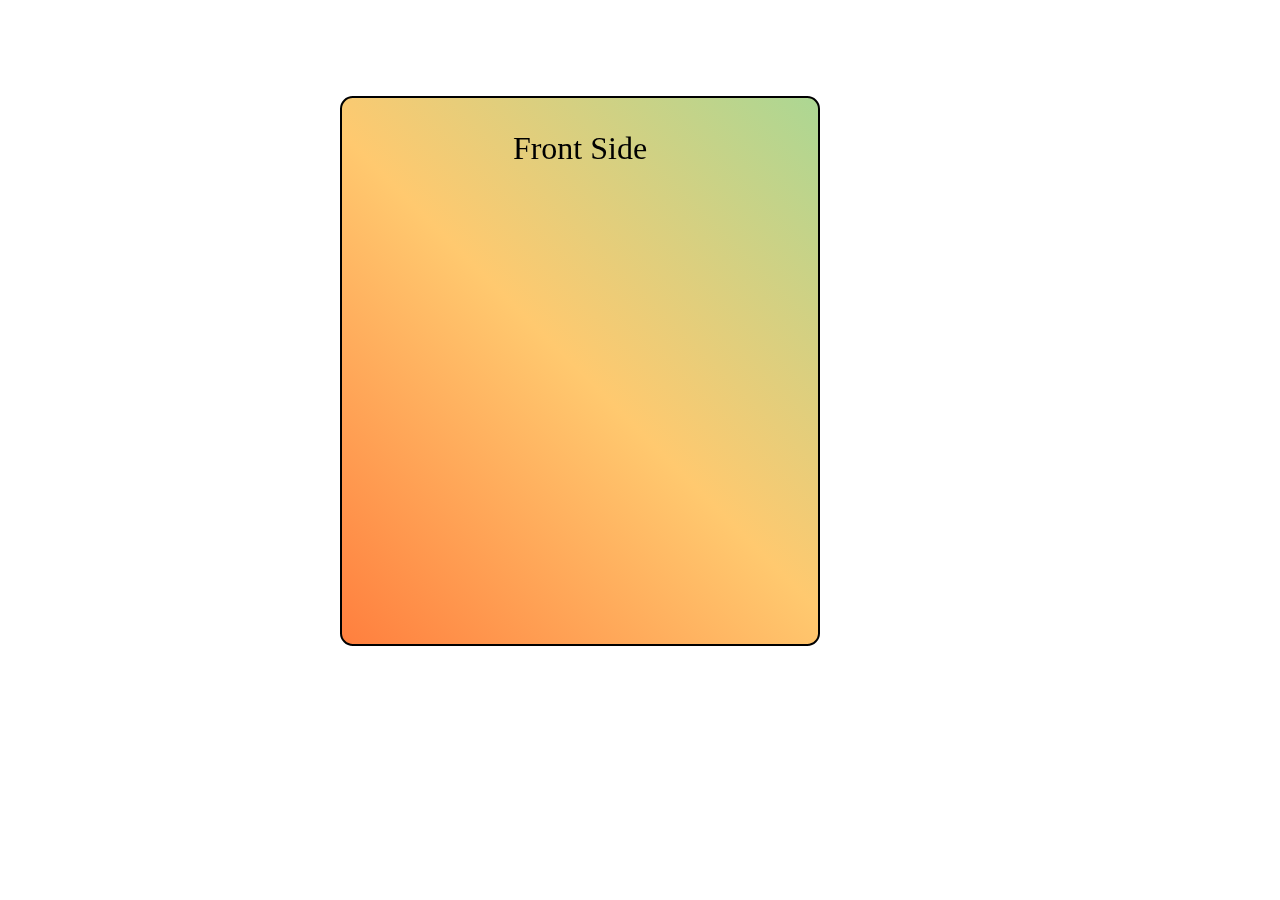
<file: 3D Rotating Card/index.html>
<!DOCTYPE html>
<html lang="en">
  <head>
    <meta charset="UTF-8" />
    <meta name="viewport" content="width=device-width, initial-scale=1.0" />
    <title>3D Rotating Card</title>
    <link rel="stylesheet" href="app.css" />
  </head>
  <body>
    <div class="card">
      <div class="card-side front">Front Side</div>
      <div class="card-side back">Back Side</div>
    </div>
    <script src="app.js"></script>
  </body>
</html>
</file>
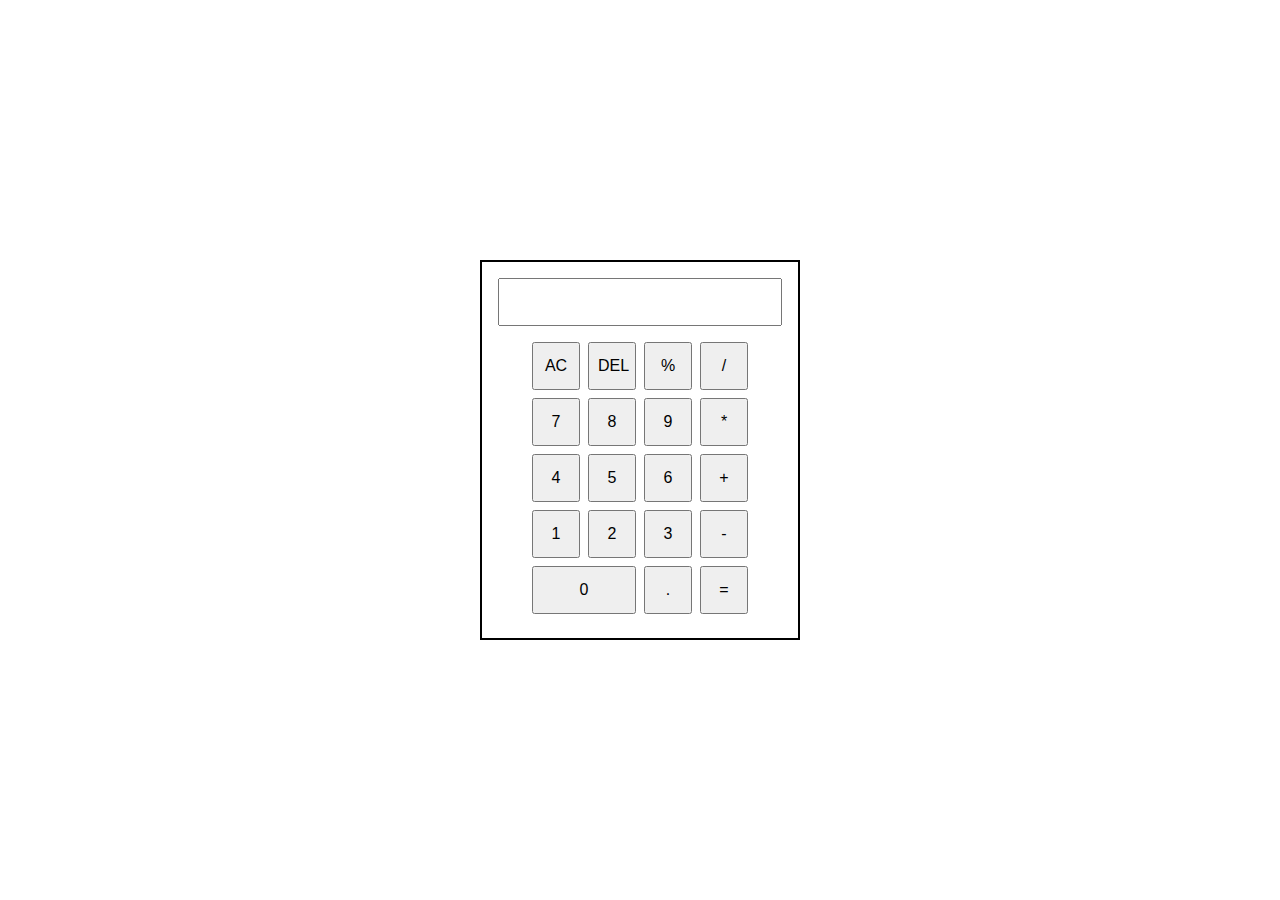
<file: calculator/index.html>
<!DOCTYPE html>
<html lang="en">
  <head>
    <meta charset="UTF-8" />
    <meta name="viewport" content="width=device-width, initial-scale=1.0" />
    <title>Calculator</title>
    <link rel="stylesheet" href="style.css" />
  </head>
  <body>
    <div class="container">
      <input type="text" readonly />
      <div class="buttons">
        <div class="rows row-1">
          <button class="button operator btn-AC">AC</button>
          <button class="button operator btn-clear">DEL</button>
          <button class="button operator btn-percent">%</button>
          <button class="button operator btn-divide">/</button>
        </div>
        <div class="rows row-2">
          <button class="button number btn-7">7</button>
          <button class="button number btn-8">8</button>
          <button class="button number btn-9">9</button>
          <button class="button operator btn-multiply">*</button>
        </div>
        <div class="rows row-3">
          <button class="button number btn-4">4</button>
          <button class="button number btn-5">5</button>
          <button class="button number btn-6">6</button>
          <button class="button operator btn-add">+</button>
        </div>
        <div class="rows row-4">
          <button class="button number btn-1">1</button>
          <button class="button number btn-2">2</button>
          <button class="button number btn-3">3</button>
          <button class="button operator btn-subtract">-</button>
        </div>
        <div class="rows row-5">
          <button class="button number btn-0">0</button>
          <button class="button operator btn-period">.</button>
          <button class="button operator btn-result">=</button>
        </div>
      </div>
    </div>
    <script src="index.js"></script>
  </body>
</html>
</file>
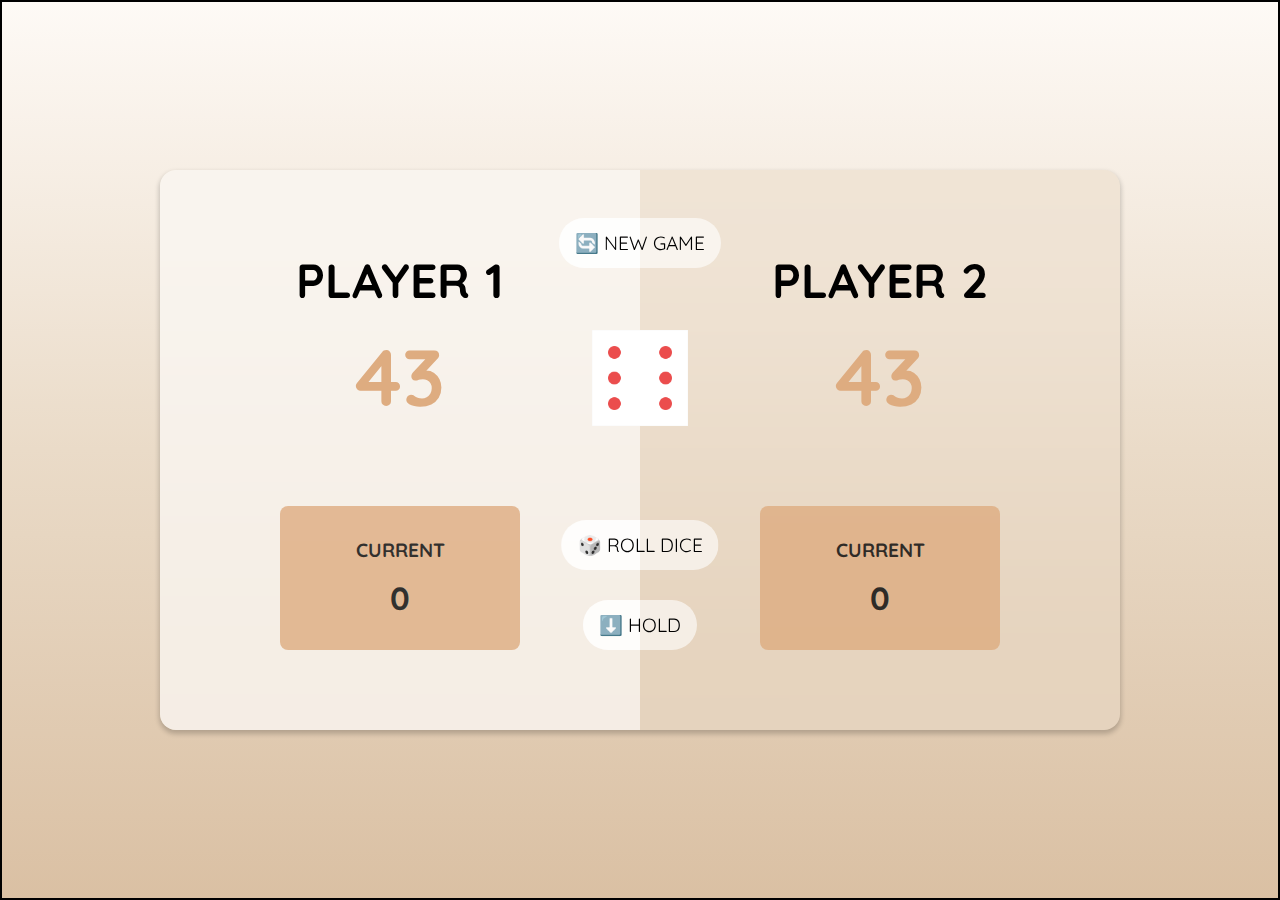
<file: Pig-game/index.html>
<!DOCTYPE html>
<html lang="en">
  <head>
    <meta charset="UTF-8" />
    <meta name="viewport" content="width=device-width, initial-scale=1.0" />
    <title>Pig Game</title>
    <link rel="stylesheet" href="styles.css" />
  </head>
  <body>
    <div class="game-console">
      <section class="player player-0 player--active">
        <h1 class="name">PLAYER 1</h1>
        <div class="total">43</div>
        <div class="current">
          <p class="current-label">CURRENT</p>
          <div class="current-score">0</div>
        </div>
      </section>
      <section class="player player-1">
        <h1 class="name">PLAYER 2</h1>
        <div class="total">43</div>
        <div class="current">
          <p class="current-label">CURRENT</p>
          <div class="current-score">0</div>
        </div>
      </section>
      <button class="btn btn--new">🔄️ New Game</button>
      <button class="btn btn--roll">🎲 Roll dice</button>
      <button class="btn btn--hold">⬇️ Hold</button>
      <img src="images/dice-6.png" alt="Playing dice" class="dice" />
    </div>
  </body>
</html>
</file>
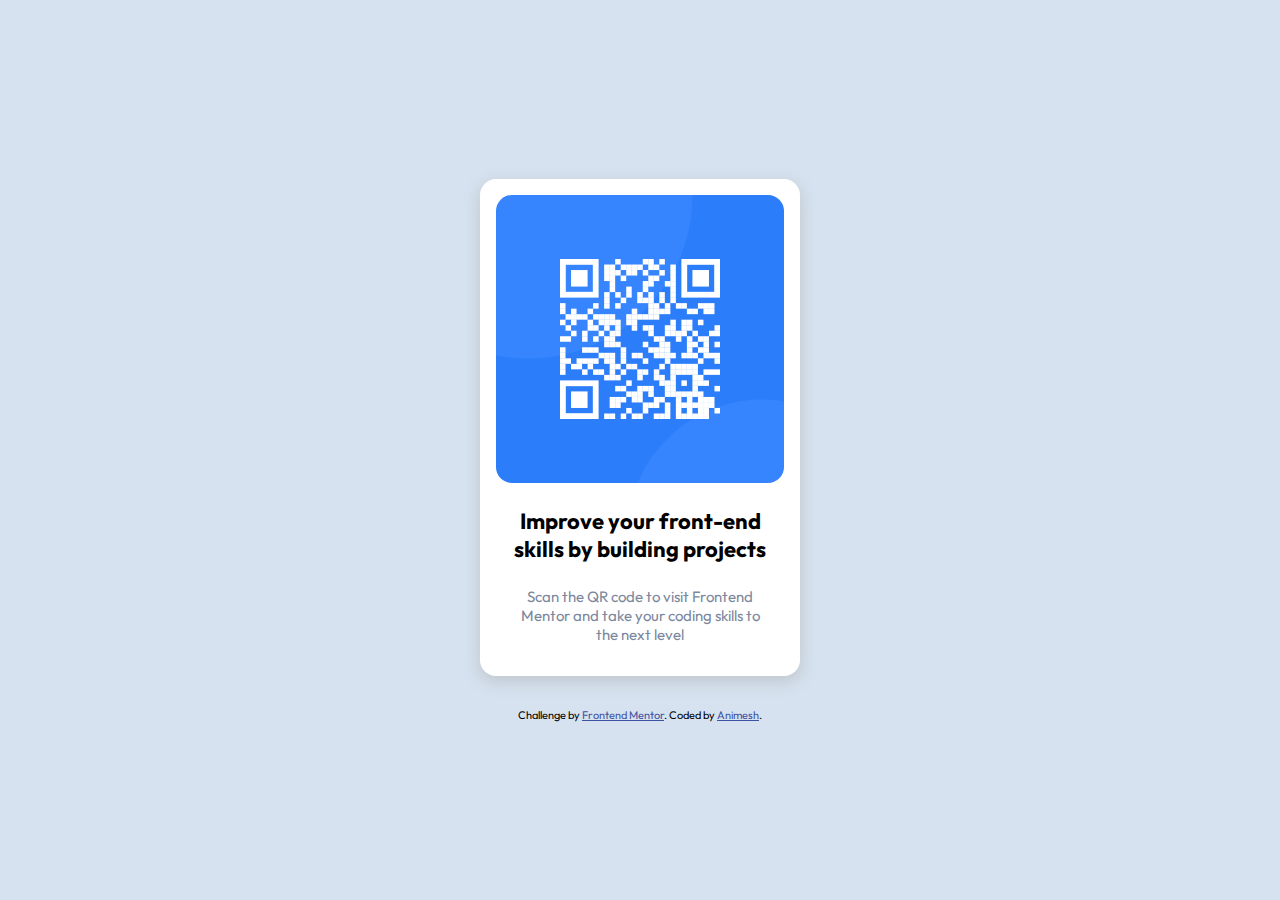
<file: qr-card-component/index.html>
<!DOCTYPE html>
<html lang="en">
  <head>
    <meta charset="UTF-8" />
    <meta name="viewport" content="width=device-width, initial-scale=1.0" />
    <!-- displays site properly based on user's device -->

    <link
      rel="icon"
      type="image/png"
      sizes="32x32"
      href="./images/favicon-32x32.png"
    />

    <title>Frontend Mentor | QR code component</title>

    <!-- Feel free to remove these styles or customise in your own stylesheet 👍 -->
    <style>
      .attribution {
        font-size: 11px;
        text-align: center;
      }
      .attribution a {
        color: hsl(228, 45%, 44%);
      }
    </style>
    <link rel="stylesheet" href="style.css" />
  </head>
  <body>
    <div class="container">
      <img class="qr-code" src="./images/image-qr-code.png" alt="" />
      <div class="title">
        Improve your front-end skills by building projects
      </div>
      <div class="subtitle">
        Scan the QR code to visit Frontend Mentor and take your coding skills to
        the next level
      </div>
    </div>

    <div class="attribution">
      Challenge by
      <a href="https://www.frontendmentor.io?ref=challenge" target="_blank"
        >Frontend Mentor</a
      >. Coded by <a href="#">Animesh</a>.
    </div>
  </body>
</html>
</file>
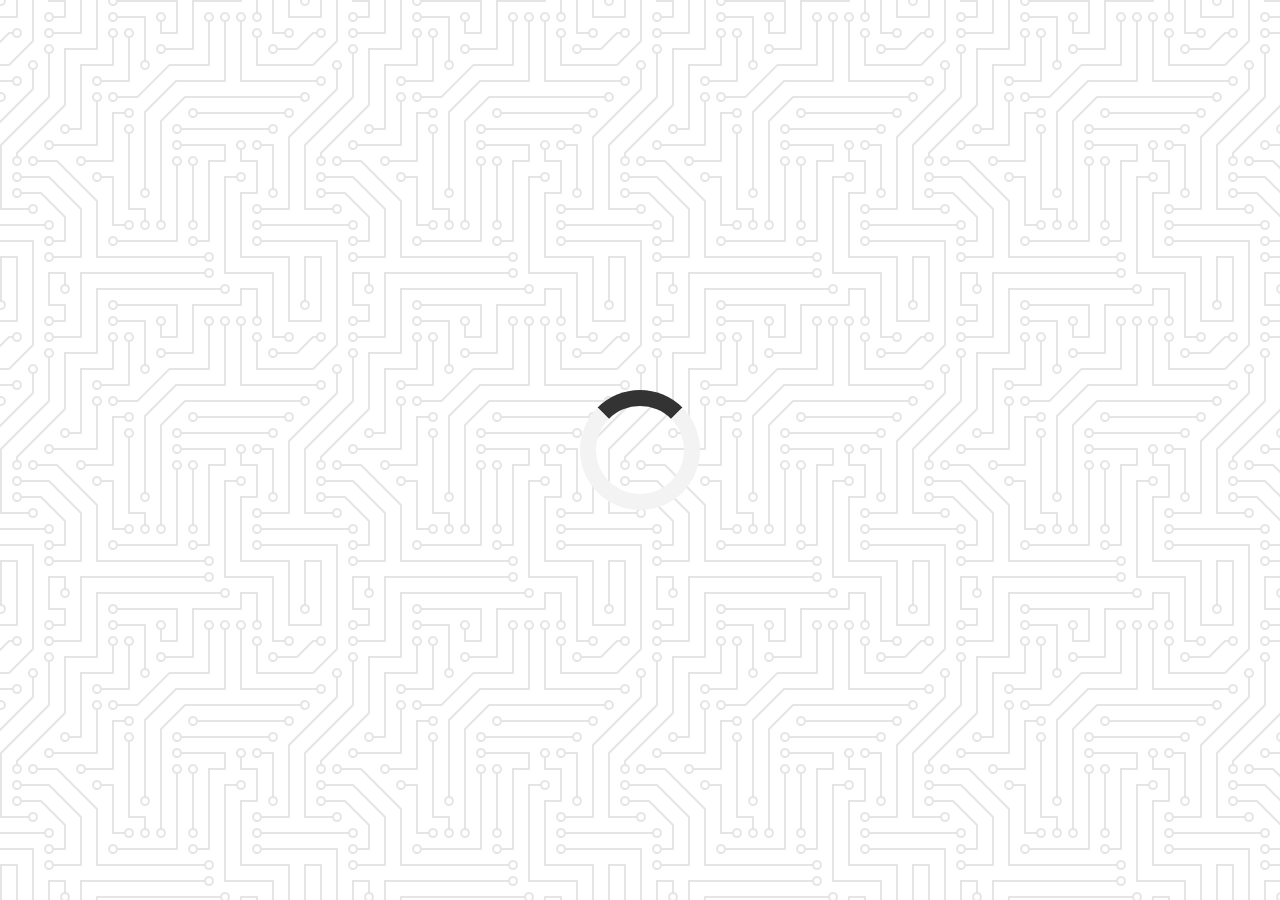
<file: Quote-Generator/index.html>
<!DOCTYPE html>
<html lang="en">
  <head>
    <meta charset="UTF-8" />
    <meta name="viewport" content="width=device-width, initial-scale=1.0" />
    <link
      rel="stylesheet"
      href="https://cdnjs.cloudflare.com/ajax/libs/font-awesome/6.4.2/css/all.min.css"
    />
    <link rel="stylesheet" href="style.css" />
    <title>Quote Generator</title>
  </head>
  <body>
    <div class="quote-container" id="quote-container">
      <!-- Quote -->
      <div class="quote-text">
        <i class="fa-solid fa-quote-left"></i>
        <span class="quote"></span>
        <i class="fas fa-quote-right"></i>
      </div>

      <!-- Author -->
      <div class="quote-author">
        <span id="author"></span>
      </div>

      <!-- Buttons -->
      <div class="button-container">
        <button class="twitter-button" id="twitter" title="Tweet This!">
          <i class="fa-brands fa-x-twitter"></i>
        </button>
        <button id="new-quote">New Quote</button>
      </div>
    </div>

    <!-- Loader -->
    <div class="loader" id="loader"></div>

    <!-- Script -->
    <script src="app.js"></script>
  </body>
</html>
</file>
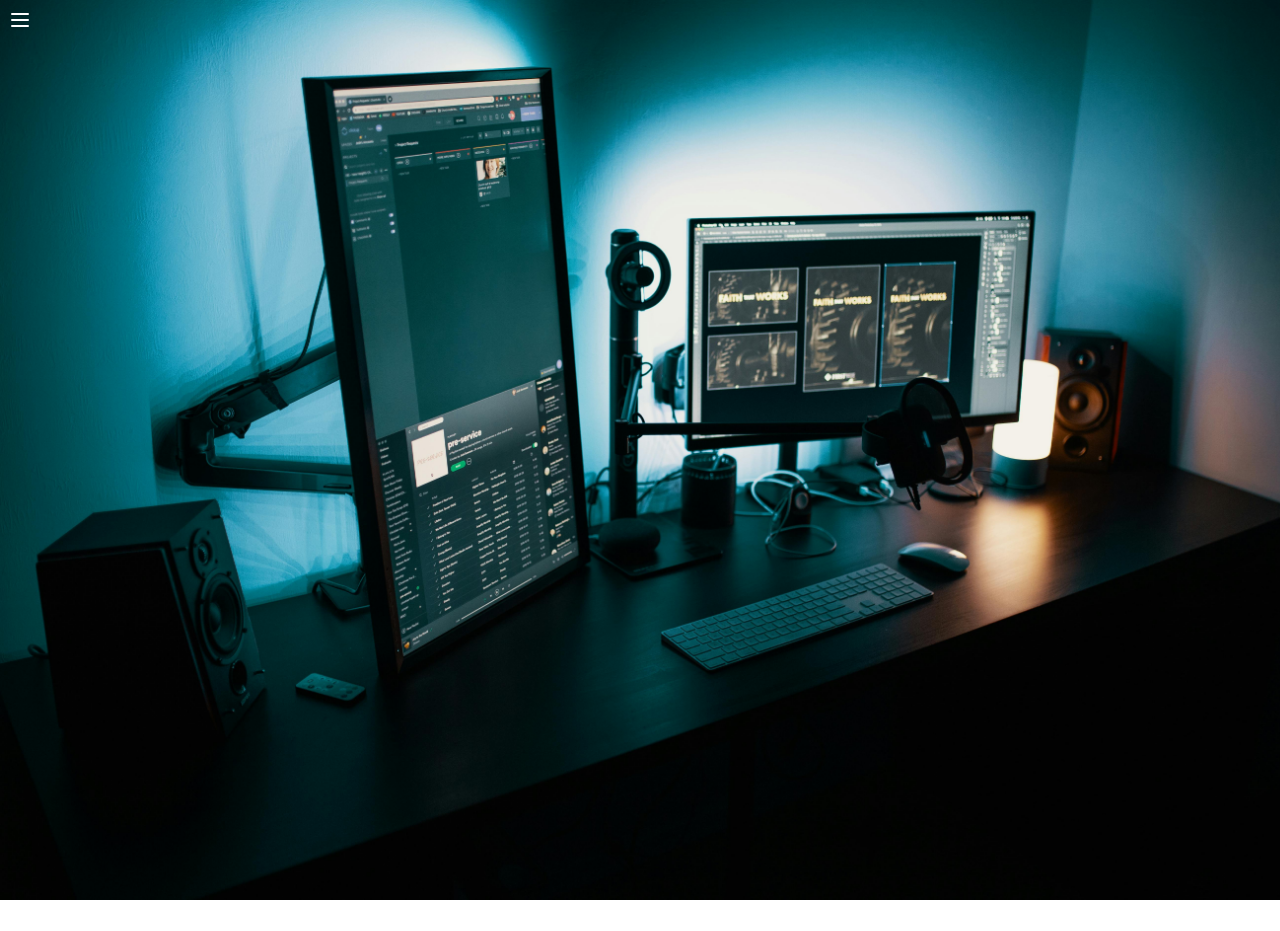
<file: sidebar-html-css/index.html>
<!DOCTYPE html>
<html lang="en">
  <head>
    <meta charset="UTF-8" />
    <meta name="viewport" content="width=device-width, initial-scale=1.0" />
    <link rel="stylesheet" href="styles.css" />
    <title>Sidebar</title>
  </head>
  <body>
    <div class="container">
      <svg
        xmlns="http://www.w3.org/2000/svg"
        width="24"
        height="24"
        viewBox="0 0 24 24"
        fill="none"
        stroke="currentColor"
        stroke-width="2"
        stroke-linecap="round"
        stroke-linejoin="round"
        class="lucide lucide-menu"
      >
        <line x1="4" x2="20" y1="12" y2="12" />
        <line x1="4" x2="20" y1="6" y2="6" />
        <line x1="4" x2="20" y1="18" y2="18" />
      </svg>
      <div class="sidebar">
        <div class="title">
          <span>Coding Lab</span
          ><svg
            xmlns="http://www.w3.org/2000/svg"
            width="24"
            height="24"
            viewBox="0 0 24 24"
            fill="none"
            stroke="currentColor"
            stroke-width="2"
            stroke-linecap="round"
            stroke-linejoin="round"
            class="lucide lucide-x"
          >
            <path d="M18 6 6 18" />
            <path d="m6 6 12 12" />
          </svg>
        </div>
        <div class="empty"></div>
        <div class="links">
          <div class="link">
            <svg
              xmlns="http://www.w3.org/2000/svg"
              width="16"
              height="16"
              viewBox="0 0 24 24"
              fill="none"
              stroke="currentColor"
              stroke-width="2"
              stroke-linecap="round"
              stroke-linejoin="round"
              class="lucide lucide-layout-dashboard"
            >
              <rect width="7" height="9" x="3" y="3" rx="1" />
              <rect width="7" height="5" x="14" y="3" rx="1" />
              <rect width="7" height="9" x="14" y="12" rx="1" />
              <rect width="7" height="5" x="3" y="16" rx="1" /></svg
            ><span>Dashboard</span>
          </div>
          <div class="link">
            <svg
              xmlns="http://www.w3.org/2000/svg"
              width="16"
              height="16"
              viewBox="0 0 24 24"
              fill="none"
              stroke="currentColor"
              stroke-width="2"
              stroke-linecap="round"
              stroke-linejoin="round"
              class="lucide lucide-link"
            >
              <path
                d="M10 13a5 5 0 0 0 7.54.54l3-3a5 5 0 0 0-7.07-7.07l-1.72 1.71"
              />
              <path
                d="M14 11a5 5 0 0 0-7.54-.54l-3 3a5 5 0 0 0 7.07 7.07l1.71-1.71"
              /></svg
            ><span>Shortcuts</span>
          </div>
          <div class="link">
            <svg
              xmlns="http://www.w3.org/2000/svg"
              width="16"
              height="16"
              viewBox="0 0 24 24"
              fill="none"
              stroke="currentColor"
              stroke-width="2"
              stroke-linecap="round"
              stroke-linejoin="round"
              class="lucide lucide-columns-3"
            >
              <rect width="18" height="18" x="3" y="3" rx="2" />
              <path d="M9 3v18" />
              <path d="M15 3v18" /></svg
            ><span>Overview</span>
          </div>
          <div class="link">
            <svg
              xmlns="http://www.w3.org/2000/svg"
              width="16"
              height="16"
              viewBox="0 0 24 24"
              fill="none"
              stroke="currentColor"
              stroke-width="2"
              stroke-linecap="round"
              stroke-linejoin="round"
              class="lucide lucide-calendar-days"
            >
              <path d="M8 2v4" />
              <path d="M16 2v4" />
              <rect width="18" height="18" x="3" y="4" rx="2" />
              <path d="M3 10h18" />
              <path d="M8 14h.01" />
              <path d="M12 14h.01" />
              <path d="M16 14h.01" />
              <path d="M8 18h.01" />
              <path d="M12 18h.01" />
              <path d="M16 18h.01" /></svg
            ><span>Events</span>
          </div>
          <div class="link">
            <svg
              xmlns="http://www.w3.org/2000/svg"
              width="16"
              height="16"
              viewBox="0 0 24 24"
              fill="none"
              stroke="currentColor"
              stroke-width="2"
              stroke-linecap="round"
              stroke-linejoin="round"
              class="lucide lucide-circle-help"
            >
              <circle cx="12" cy="12" r="10" />
              <path d="M9.09 9a3 3 0 0 1 5.83 1c0 2-3 3-3 3" />
              <path d="M12 17h.01" /></svg
            ><span>About</span>
          </div>
          <div class="link">
            <svg
              xmlns="http://www.w3.org/2000/svg"
              width="16"
              height="16"
              viewBox="0 0 24 24"
              fill="none"
              stroke="currentColor"
              stroke-width="2"
              stroke-linecap="round"
              stroke-linejoin="round"
              class="lucide lucide-gavel"
            >
              <path d="m14.5 12.5-8 8a2.119 2.119 0 1 1-3-3l8-8" />
              <path d="m16 16 6-6" />
              <path d="m8 8 6-6" />
              <path d="m9 7 8 8" />
              <path d="m21 11-8-8" /></svg
            ><span>Service</span>
          </div>
          <div class="link">
            <svg
              xmlns="http://www.w3.org/2000/svg"
              width="16"
              height="16"
              viewBox="0 0 24 24"
              fill="none"
              stroke="currentColor"
              stroke-width="2"
              stroke-linecap="round"
              stroke-linejoin="round"
              class="lucide lucide-phone"
            >
              <path
                d="M22 16.92v3a2 2 0 0 1-2.18 2 19.79 19.79 0 0 1-8.63-3.07 19.5 19.5 0 0 1-6-6 19.79 19.79 0 0 1-3.07-8.67A2 2 0 0 1 4.11 2h3a2 2 0 0 1 2 1.72 12.84 12.84 0 0 0 .7 2.81 2 2 0 0 1-.45 2.11L8.09 9.91a16 16 0 0 0 6 6l1.27-1.27a2 2 0 0 1 2.11-.45 12.84 12.84 0 0 0 2.81.7A2 2 0 0 1 22 16.92z"
              /></svg
            ><span>Contact</span>
          </div>
          <div class="link">
            <svg
              xmlns="http://www.w3.org/2000/svg"
              width="16"
              height="16"
              viewBox="0 0 24 24"
              fill="none"
              stroke="currentColor"
              stroke-width="2"
              stroke-linecap="round"
              stroke-linejoin="round"
              class="lucide lucide-messages-square"
            >
              <path
                d="M14 9a2 2 0 0 1-2 2H6l-4 4V4c0-1.1.9-2 2-2h8a2 2 0 0 1 2 2z"
              />
              <path
                d="M18 9h2a2 2 0 0 1 2 2v11l-4-4h-6a2 2 0 0 1-2-2v-1"
              /></svg
            ><span>Feedback</span>
          </div>
        </div>
      </div>
    </div>
    <script src="app.js"></script>
  </body>
</html>
</file>
<file: 3D Rotating Card/app.css>
* {
  margin: 0;
  padding: 0;
  box-sizing: border-box;
}

.card {
  height: 650px;
  width: 600px;
  margin: 6rem auto;
  /* border: 2px solid black; */
  position: relative;
  /* background: none; */
  perspective: 1500px; /*it is applied on the parent element*/
}

.card-side {
  height: 550px;
  width: 80%;
  border: 2px solid black;
  backface-visibility: hidden; /*hides the back of an element*/
  position: absolute;
  top: 0;
  left: 0;
  border-radius: 0.8rem;
  font-size: 2rem;
  padding: 2rem;
  text-align: center;
  transition: all 0.8s ease;
}

.front {
  background: linear-gradient(45deg, #ff7f3e, #ffc96f, #acd793);
}
.back {
  background: linear-gradient(to right top, #5c2fc2, #5c88c4, #6fdce3);
  transform: rotateY(-180deg);
}
/* .card:hover .card-side.front {
  transform: rotateY(180deg);
} */
/* .card:hover .card-side.back {
  transform: rotateY(0);
} */
</file>
<file: calculator/style.css>
* {
  margin: 0;
  padding: 0;
  box-sizing: border-box;
}

body {
  height: 100vh;
  display: flex;
  align-items: center;
  justify-content: center;
}

.container {
  width: 20rem;
  border: 2px solid black;
  padding: 1rem;
}

input[type="text"] {
  width: 100%;
  height: 3rem;
  margin-bottom: 1rem;
  text-align: right;
  font-size: 2rem;
}

.button {
  padding: 0.5rem;
  height: 3rem;
  width: 3rem;
  font-size: 1rem;
}

.buttons {
  display: flex;
  flex-direction: column;
  align-items: center;
}

.btn-0 {
  width: 6.5rem;
}
.rows {
  margin-bottom: 0.5rem;
  display: flex;
  gap: 0.5rem;
}
</file>
<file: Pig-game/styles.css>
@import url("https://fonts.googleapis.com/css2?family=Quicksand:wght@300..700&display=swap");

* {
  margin: 0;
  padding: 0;
  box-sizing: border-box;
}

body {
  height: 100vh;
  width: 100vw;
  background-image: linear-gradient(to top, #dac0a3, #eadbc8, #fefaf6);
  display: flex;
  justify-content: center;
  align-items: center;
  border: 2px solid black;
  font-family: "Quicksand", sans-serif;
}

.game-console {
  position: relative;
  display: flex;
  height: 35rem;
  width: 60rem;
  overflow: hidden;
  box-shadow: 0 3px 5px 1px rgba(0, 0, 0, 0.2);
  border-radius: 1rem;
  backdrop-filter: blur(200px);
  filter: blur();
}

.player {
  flex: 50%; /*each element took 50% of the available space*/
  padding: 5rem;
  display: flex;
  flex-direction: column;
  align-items: center;
}

.name {
  position: relative;
  font-size: 3rem;
  font-weight: bold;
  margin-bottom: 1rem;
  word-spacing: 2px;
}

.total {
  color: #deac80;
  font-size: 5rem;
  font-weight: bold;
  margin-bottom: auto;
}

.current {
  text-align: center;
  background-color: #deac80;
  border-radius: 0.5rem;
  width: 15rem;
  padding: 2rem;
  /* display: flex;
  flex-direction: column;
  justify-content: center;*/
  vertical-align: middle;
  opacity: 0.8;
}

.current-label {
  font-weight: bold;
  font-size: 1.2rem;
  margin-bottom: 1rem;
}
.current-score {
  font-weight: bold;
  font-size: 2rem;
}

.btn {
  text-transform: uppercase;
  background-color: rgba(255, 255, 255, 0.6);
  backdrop-filter: blur();
  font-family: inherit;
  font-size: 1.2rem;
  padding: 0.8rem 1rem;
  border-radius: 5rem;
  border: none;
  cursor: pointer;
  left: 50%;
  transform: translateX(-50%);
}

.btn--new {
  position: absolute;
  top: 3rem;
}

.btn--roll {
  position: absolute;
  bottom: 10rem;
}

.btn--hold {
  position: absolute;
  bottom: 5rem;
}
.dice {
  height: 6rem;
  width: 6rem;
  position: absolute;
  left: 50%;
  transform: translateX(-50%);
  top: 10rem;
}

.player--active {
  background-color: rgba(255, 255, 255, 0.6);
}
</file>
<file: qr-card-component/style.css>
@import url("https://fonts.googleapis.com/css2?family=Outfit:wght@100..900&display=swap");
* {
  box-sizing: border-box;
  margin: 0;
  padding: 0;
}
body {
  background-color: hsl(212, 45%, 89%);
  font-family: "Outfit", sans-serif;
  display: flex;
  flex-direction: column;
  align-items: center;
  justify-content: center;
  height: 100vh;
  gap: 2rem;
}
.container {
  width: 320px;
  height: 497px;
  background-color: hsl(0, 0%, 100%);
  border-radius: 1rem;
  display: flex;
  flex-direction: column;
  align-items: center;
  /* justify-content: center; */
  box-shadow: 0 5px 15px 2px rgb(195, 202, 209);
}
.qr-code {
  height: 288px;
  width: 288px;
  border-radius: 1rem;
  margin-top: 1rem;
  /* margin: 1rem auto; */
}
.title {
  font-weight: 700;
  font-size: 22px;
  text-align: center;
  width: 288px;
  margin-top: 1.5rem;
}
.subtitle {
  font-weight: 400;
  color: hsl(220, 15%, 55%);
  font-size: 15px;
  text-align: center;
  width: 288px;
  margin-top: 1.5rem;
  padding: 0 1rem;
}
</file>
<file: Quote-Generator/style.css>
@import url("https://fonts.googleapis.com/css2?family=Montserrat:ital,wght@0,100..900;1,100..900&display=swap");

* {
  box-sizing: border-box;
}

body {
  margin: 0;
  min-height: 100vh;
  background-image: url("data:image/svg+xml,%3Csvg xmlns='http://www.w3.org/2000/svg' viewBox='0 0 304 304' width='304' height='304'%3E%3Cpath fill='%23040404' fill-opacity='0.1' d='M44.1 224a5 5 0 1 1 0 2H0v-2h44.1zm160 48a5 5 0 1 1 0 2H82v-2h122.1zm57.8-46a5 5 0 1 1 0-2H304v2h-42.1zm0 16a5 5 0 1 1 0-2H304v2h-42.1zm6.2-114a5 5 0 1 1 0 2h-86.2a5 5 0 1 1 0-2h86.2zm-256-48a5 5 0 1 1 0 2H0v-2h12.1zm185.8 34a5 5 0 1 1 0-2h86.2a5 5 0 1 1 0 2h-86.2zM258 12.1a5 5 0 1 1-2 0V0h2v12.1zm-64 208a5 5 0 1 1-2 0v-54.2a5 5 0 1 1 2 0v54.2zm48-198.2V80h62v2h-64V21.9a5 5 0 1 1 2 0zm16 16V64h46v2h-48V37.9a5 5 0 1 1 2 0zm-128 96V208h16v12.1a5 5 0 1 1-2 0V210h-16v-76.1a5 5 0 1 1 2 0zm-5.9-21.9a5 5 0 1 1 0 2H114v48H85.9a5 5 0 1 1 0-2H112v-48h12.1zm-6.2 130a5 5 0 1 1 0-2H176v-74.1a5 5 0 1 1 2 0V242h-60.1zm-16-64a5 5 0 1 1 0-2H114v48h10.1a5 5 0 1 1 0 2H112v-48h-10.1zM66 284.1a5 5 0 1 1-2 0V274H50v30h-2v-32h18v12.1zM236.1 176a5 5 0 1 1 0 2H226v94h48v32h-2v-30h-48v-98h12.1zm25.8-30a5 5 0 1 1 0-2H274v44.1a5 5 0 1 1-2 0V146h-10.1zm-64 96a5 5 0 1 1 0-2H208v-80h16v-14h-42.1a5 5 0 1 1 0-2H226v18h-16v80h-12.1zm86.2-210a5 5 0 1 1 0 2H272V0h2v32h10.1zM98 101.9V146H53.9a5 5 0 1 1 0-2H96v-42.1a5 5 0 1 1 2 0zM53.9 34a5 5 0 1 1 0-2H80V0h2v34H53.9zm60.1 3.9V66H82v64H69.9a5 5 0 1 1 0-2H80V64h32V37.9a5 5 0 1 1 2 0zM101.9 82a5 5 0 1 1 0-2H128V37.9a5 5 0 1 1 2 0V82h-28.1zm16-64a5 5 0 1 1 0-2H146v44.1a5 5 0 1 1-2 0V18h-26.1zm102.2 270a5 5 0 1 1 0 2H98v14h-2v-16h124.1zM242 149.9V160h16v34h-16v62h48v48h-2v-46h-48v-66h16v-30h-16v-12.1a5 5 0 1 1 2 0zM53.9 18a5 5 0 1 1 0-2H64V2H48V0h18v18H53.9zm112 32a5 5 0 1 1 0-2H192V0h50v2h-48v48h-28.1zm-48-48a5 5 0 0 1-9.8-2h2.07a3 3 0 1 0 5.66 0H178v34h-18V21.9a5 5 0 1 1 2 0V32h14V2h-58.1zm0 96a5 5 0 1 1 0-2H137l32-32h39V21.9a5 5 0 1 1 2 0V66h-40.17l-32 32H117.9zm28.1 90.1a5 5 0 1 1-2 0v-76.51L175.59 80H224V21.9a5 5 0 1 1 2 0V82h-49.59L146 112.41v75.69zm16 32a5 5 0 1 1-2 0v-99.51L184.59 96H300.1a5 5 0 0 1 3.9-3.9v2.07a3 3 0 0 0 0 5.66v2.07a5 5 0 0 1-3.9-3.9H185.41L162 121.41v98.69zm-144-64a5 5 0 1 1-2 0v-3.51l48-48V48h32V0h2v50H66v55.41l-48 48v2.69zM50 53.9v43.51l-48 48V208h26.1a5 5 0 1 1 0 2H0v-65.41l48-48V53.9a5 5 0 1 1 2 0zm-16 16V89.41l-34 34v-2.82l32-32V69.9a5 5 0 1 1 2 0zM12.1 32a5 5 0 1 1 0 2H9.41L0 43.41V40.6L8.59 32h3.51zm265.8 18a5 5 0 1 1 0-2h18.69l7.41-7.41v2.82L297.41 50H277.9zm-16 160a5 5 0 1 1 0-2H288v-71.41l16-16v2.82l-14 14V210h-28.1zm-208 32a5 5 0 1 1 0-2H64v-22.59L40.59 194H21.9a5 5 0 1 1 0-2H41.41L66 216.59V242H53.9zm150.2 14a5 5 0 1 1 0 2H96v-56.6L56.6 162H37.9a5 5 0 1 1 0-2h19.5L98 200.6V256h106.1zm-150.2 2a5 5 0 1 1 0-2H80v-46.59L48.59 178H21.9a5 5 0 1 1 0-2H49.41L82 208.59V258H53.9zM34 39.8v1.61L9.41 66H0v-2h8.59L32 40.59V0h2v39.8zM2 300.1a5 5 0 0 1 3.9 3.9H3.83A3 3 0 0 0 0 302.17V256h18v48h-2v-46H2v42.1zM34 241v63h-2v-62H0v-2h34v1zM17 18H0v-2h16V0h2v18h-1zm273-2h14v2h-16V0h2v16zm-32 273v15h-2v-14h-14v14h-2v-16h18v1zM0 92.1A5.02 5.02 0 0 1 6 97a5 5 0 0 1-6 4.9v-2.07a3 3 0 1 0 0-5.66V92.1zM80 272h2v32h-2v-32zm37.9 32h-2.07a3 3 0 0 0-5.66 0h-2.07a5 5 0 0 1 9.8 0zM5.9 0A5.02 5.02 0 0 1 0 5.9V3.83A3 3 0 0 0 3.83 0H5.9zm294.2 0h2.07A3 3 0 0 0 304 3.83V5.9a5 5 0 0 1-3.9-5.9zm3.9 300.1v2.07a3 3 0 0 0-1.83 1.83h-2.07a5 5 0 0 1 3.9-3.9zM97 100a3 3 0 1 0 0-6 3 3 0 0 0 0 6zm0-16a3 3 0 1 0 0-6 3 3 0 0 0 0 6zm16 16a3 3 0 1 0 0-6 3 3 0 0 0 0 6zm16 16a3 3 0 1 0 0-6 3 3 0 0 0 0 6zm0 16a3 3 0 1 0 0-6 3 3 0 0 0 0 6zm-48 32a3 3 0 1 0 0-6 3 3 0 0 0 0 6zm16 16a3 3 0 1 0 0-6 3 3 0 0 0 0 6zm32 48a3 3 0 1 0 0-6 3 3 0 0 0 0 6zm-16 16a3 3 0 1 0 0-6 3 3 0 0 0 0 6zm32-16a3 3 0 1 0 0-6 3 3 0 0 0 0 6zm0-32a3 3 0 1 0 0-6 3 3 0 0 0 0 6zm16 32a3 3 0 1 0 0-6 3 3 0 0 0 0 6zm32 16a3 3 0 1 0 0-6 3 3 0 0 0 0 6zm0-16a3 3 0 1 0 0-6 3 3 0 0 0 0 6zm-16-64a3 3 0 1 0 0-6 3 3 0 0 0 0 6zm16 0a3 3 0 1 0 0-6 3 3 0 0 0 0 6zm16 96a3 3 0 1 0 0-6 3 3 0 0 0 0 6zm0 16a3 3 0 1 0 0-6 3 3 0 0 0 0 6zm16 16a3 3 0 1 0 0-6 3 3 0 0 0 0 6zm16-144a3 3 0 1 0 0-6 3 3 0 0 0 0 6zm0 32a3 3 0 1 0 0-6 3 3 0 0 0 0 6zm16-32a3 3 0 1 0 0-6 3 3 0 0 0 0 6zm16-16a3 3 0 1 0 0-6 3 3 0 0 0 0 6zm-96 0a3 3 0 1 0 0-6 3 3 0 0 0 0 6zm0 16a3 3 0 1 0 0-6 3 3 0 0 0 0 6zm16-32a3 3 0 1 0 0-6 3 3 0 0 0 0 6zm96 0a3 3 0 1 0 0-6 3 3 0 0 0 0 6zm-16-64a3 3 0 1 0 0-6 3 3 0 0 0 0 6zm16-16a3 3 0 1 0 0-6 3 3 0 0 0 0 6zm-32 0a3 3 0 1 0 0-6 3 3 0 0 0 0 6zm0-16a3 3 0 1 0 0-6 3 3 0 0 0 0 6zm-16 0a3 3 0 1 0 0-6 3 3 0 0 0 0 6zm-16 0a3 3 0 1 0 0-6 3 3 0 0 0 0 6zm-16 0a3 3 0 1 0 0-6 3 3 0 0 0 0 6zM49 36a3 3 0 1 0 0-6 3 3 0 0 0 0 6zm-32 0a3 3 0 1 0 0-6 3 3 0 0 0 0 6zm32 16a3 3 0 1 0 0-6 3 3 0 0 0 0 6zM33 68a3 3 0 1 0 0-6 3 3 0 0 0 0 6zm16-48a3 3 0 1 0 0-6 3 3 0 0 0 0 6zm0 240a3 3 0 1 0 0-6 3 3 0 0 0 0 6zm16 32a3 3 0 1 0 0-6 3 3 0 0 0 0 6zm-16-64a3 3 0 1 0 0-6 3 3 0 0 0 0 6zm0 16a3 3 0 1 0 0-6 3 3 0 0 0 0 6zm-16-32a3 3 0 1 0 0-6 3 3 0 0 0 0 6zm80-176a3 3 0 1 0 0-6 3 3 0 0 0 0 6zm16 0a3 3 0 1 0 0-6 3 3 0 0 0 0 6zm-16-16a3 3 0 1 0 0-6 3 3 0 0 0 0 6zm32 48a3 3 0 1 0 0-6 3 3 0 0 0 0 6zm16-16a3 3 0 1 0 0-6 3 3 0 0 0 0 6zm0-32a3 3 0 1 0 0-6 3 3 0 0 0 0 6zm112 176a3 3 0 1 0 0-6 3 3 0 0 0 0 6zm-16 16a3 3 0 1 0 0-6 3 3 0 0 0 0 6zm0 16a3 3 0 1 0 0-6 3 3 0 0 0 0 6zm0 16a3 3 0 1 0 0-6 3 3 0 0 0 0 6zM17 180a3 3 0 1 0 0-6 3 3 0 0 0 0 6zm0 16a3 3 0 1 0 0-6 3 3 0 0 0 0 6zm0-32a3 3 0 1 0 0-6 3 3 0 0 0 0 6zm16 0a3 3 0 1 0 0-6 3 3 0 0 0 0 6zM17 84a3 3 0 1 0 0-6 3 3 0 0 0 0 6zm32 64a3 3 0 1 0 0-6 3 3 0 0 0 0 6zm16-16a3 3 0 1 0 0-6 3 3 0 0 0 0 6z'%3E%3C/path%3E%3C/svg%3E");
  font-family: "Montserrat", sans-serif;
  font-weight: 700;
  display: flex;
  align-items: center;
  justify-content: center;
  color: black;
  text-align: center;
}

.quote-container {
  width: auto;
  max-width: 900px;
  padding: 20px 30px;
  border-radius: 8px;
  background-color: rgba(255, 255, 255, 0.4);
  box-shadow: 0 10px 10px 8px rgba(0, 0, 0, 0.2);
}

.quote-text {
  font-size: 2.75rem;
}

.long-quote {
  font-size: 2rem;
}

.fa-quote-left {
  font-size: 4rem;
}

.fa-quote-right {
  font-size: 4rem;
}

.quote-author {
  margin-top: 15px;
  font-weight: 400;
  font-size: 2rem;
  font-style: italic;
}

.button-container {
  margin-top: 15px;
  display: flex;
  align-items: center;
  justify-content: space-between;
}

button {
  cursor: pointer;
  border: none;
  font-size: 1.2rem;
  color: #fff;
  background-color: #333;
  border-radius: 8px;
  height: 2.5rem;
  padding: 0.5rem 1.8rem;
  box-shadow: 0 0.3rem rgba(121, 121, 121, 0.65);
}

button:hover {
  filter: brightness(110%);
}

button:active {
  transform: translate(0, 0.3rem);
  box-shadow: 0 0.1rem rgba(255, 255, 255, 0.65);
}

.fa-x-twitter {
  font-size: 1.5rem;
}

/* Loader */
.loader {
  border: 16px solid #f3f3f3;
  border-top: 16px solid #333;
  border-radius: 50%;
  width: 120px;
  height: 120px;
  animation: spin 2s linear infinite;
}

@keyframes spin {
  0% {
    transform: rotate(0deg);
  }
  100% {
    transform: rotate(360deg);
  }
}

/* Media query for tablet and smaller devices */
@media screen and (max-width: 1000px) {
  .quote-container {
    margin: auto 10px;
  }

  .quote-text {
    font-size: 2.5rem;
  }
}
</file>
<file: sidebar-html-css/styles.css>
@import url("https://fonts.googleapis.com/css2?family=Poppins:ital,wght@0,100;0,200;0,300;0,400;0,500;0,600;0,700;0,800;0,900;1,100;1,200;1,300;1,400;1,500;1,600;1,700;1,800;1,900&display=swap");
* {
  margin: 0;
  padding: 0;
  box-sizing: border-box;
}

body {
  font-family: "Poppins", sans-serif;
}

.container {
  position: relative;
  background-image: url("./assets/computer.jpg");
  height: 100vh;
  width: 100vw;
  background-size: cover;
}
.lucide-menu {
  color: white;
  position: relative;
  top: 0.5rem;
  left: 0.5rem;
}
.lucide-menu:hover {
  cursor: pointer;
}
.sidebar {
  position: absolute;
  height: 100%;
  width: 15rem;
  left: -16rem;
  box-shadow: 1px 1px 6px rgba(255, 255, 255, 0.5);
  /* transition: 2.2s cubic-bezier(0.36, -0.01, 0, 0.77); */
  /* background-color: rgba(255, 255, 255, 0.1);   */
}
.hidden {
  display: none;
}
.title {
  text-align: center;
  color: white;
  padding-top: 1rem;
  display: flex;
  align-items: center;
  justify-content: space-around;
}
.title span {
  flex-grow: 5;
  font-size: 1.2rem;
}
.lucide-x {
  align-self: flex-end;
  flex-grow: 1;
  color: black;
}
.lucide-x:hover {
  cursor: pointer;
}
.empty::after {
  content: "";
  display: inline-block;
  width: 100%;
  height: 1px;
  background-color: rgba(255, 255, 255, 0.1);
  box-shadow: 0 0 6px rgba(255, 255, 255, 0.5);
}
.links {
  color: white;
  vertical-align: center;
}

.link {
  /* margin-top: 1.5rem; */
  padding-left: 0.6rem;
  padding-top: 1rem;
  padding-bottom: 1rem;
}
.link:hover {
  border-left: 2px solid #fff;
  box-shadow: 0 0 4px #ffff;
  cursor: pointer;
}
.links div {
  display: flex;
  align-items: center;
  gap: 0.5rem;
}

.link span {
  font-size: 1rem;
}
</file>
